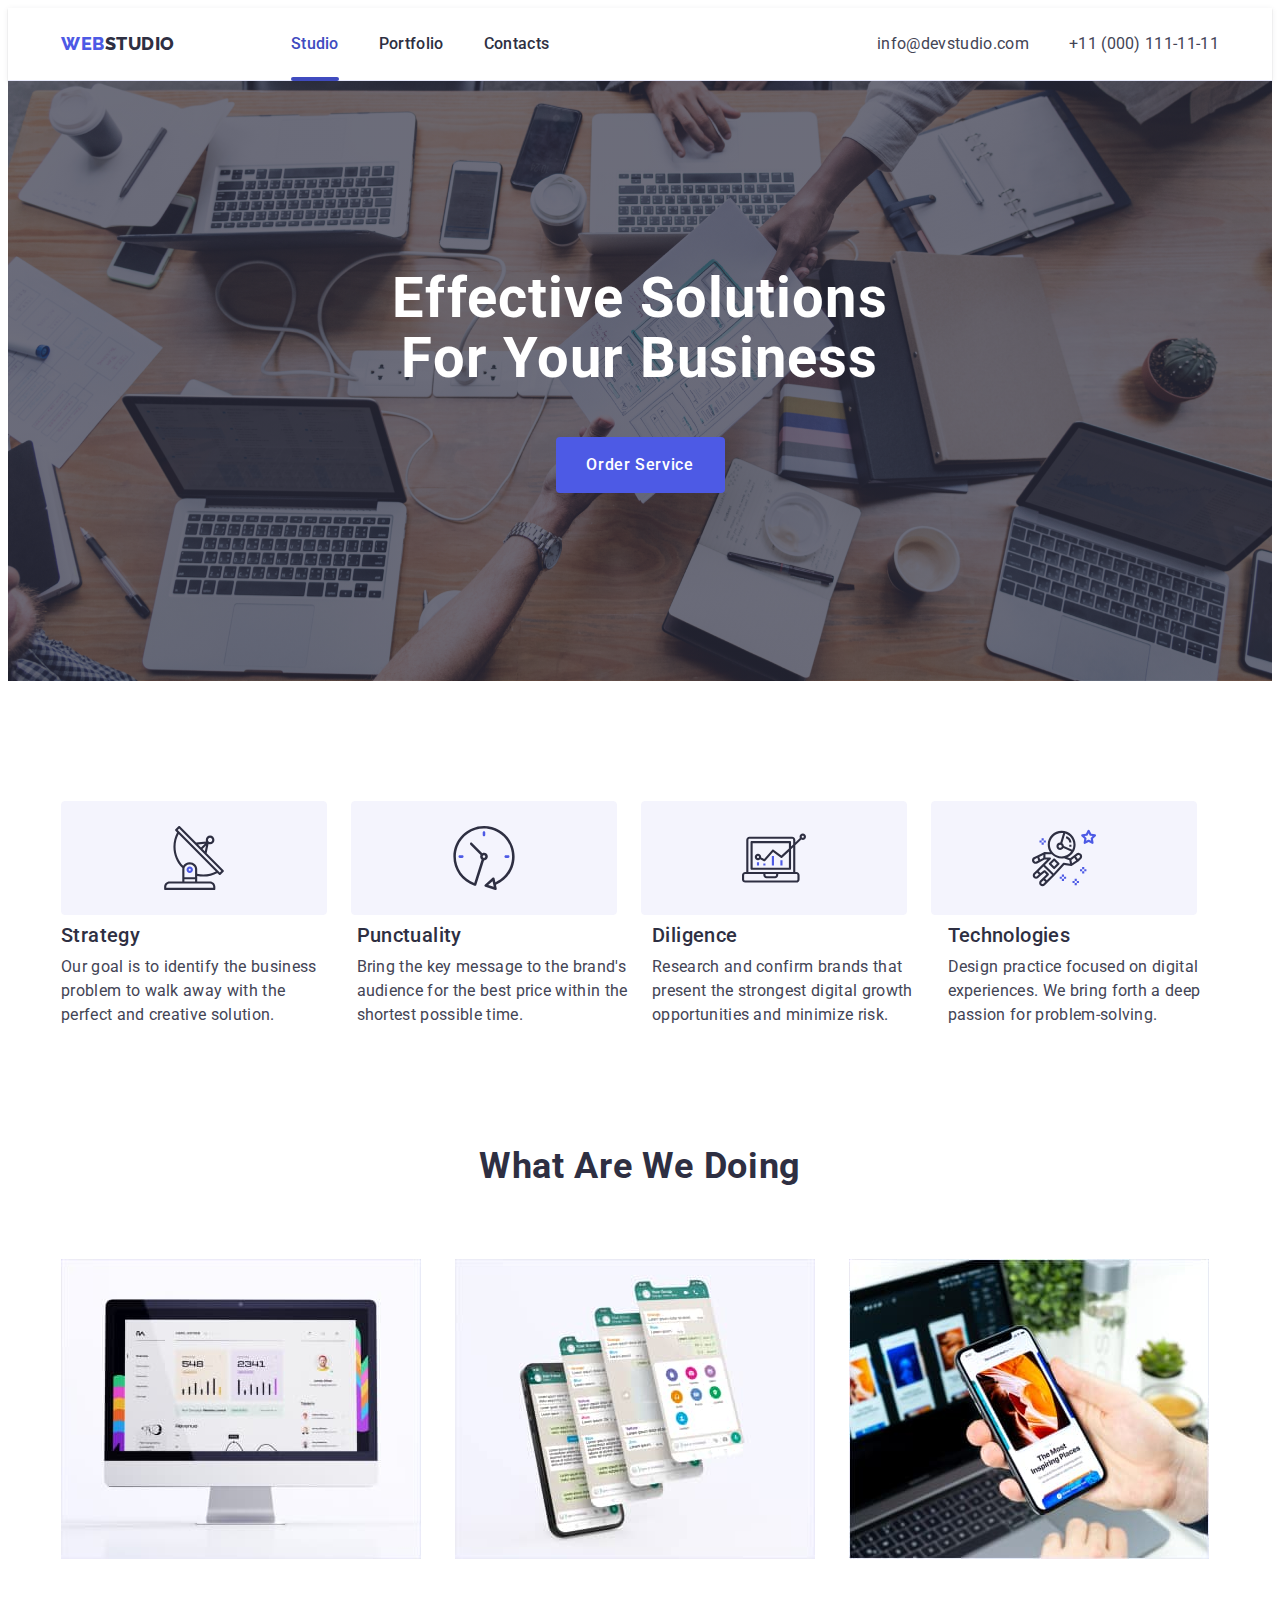
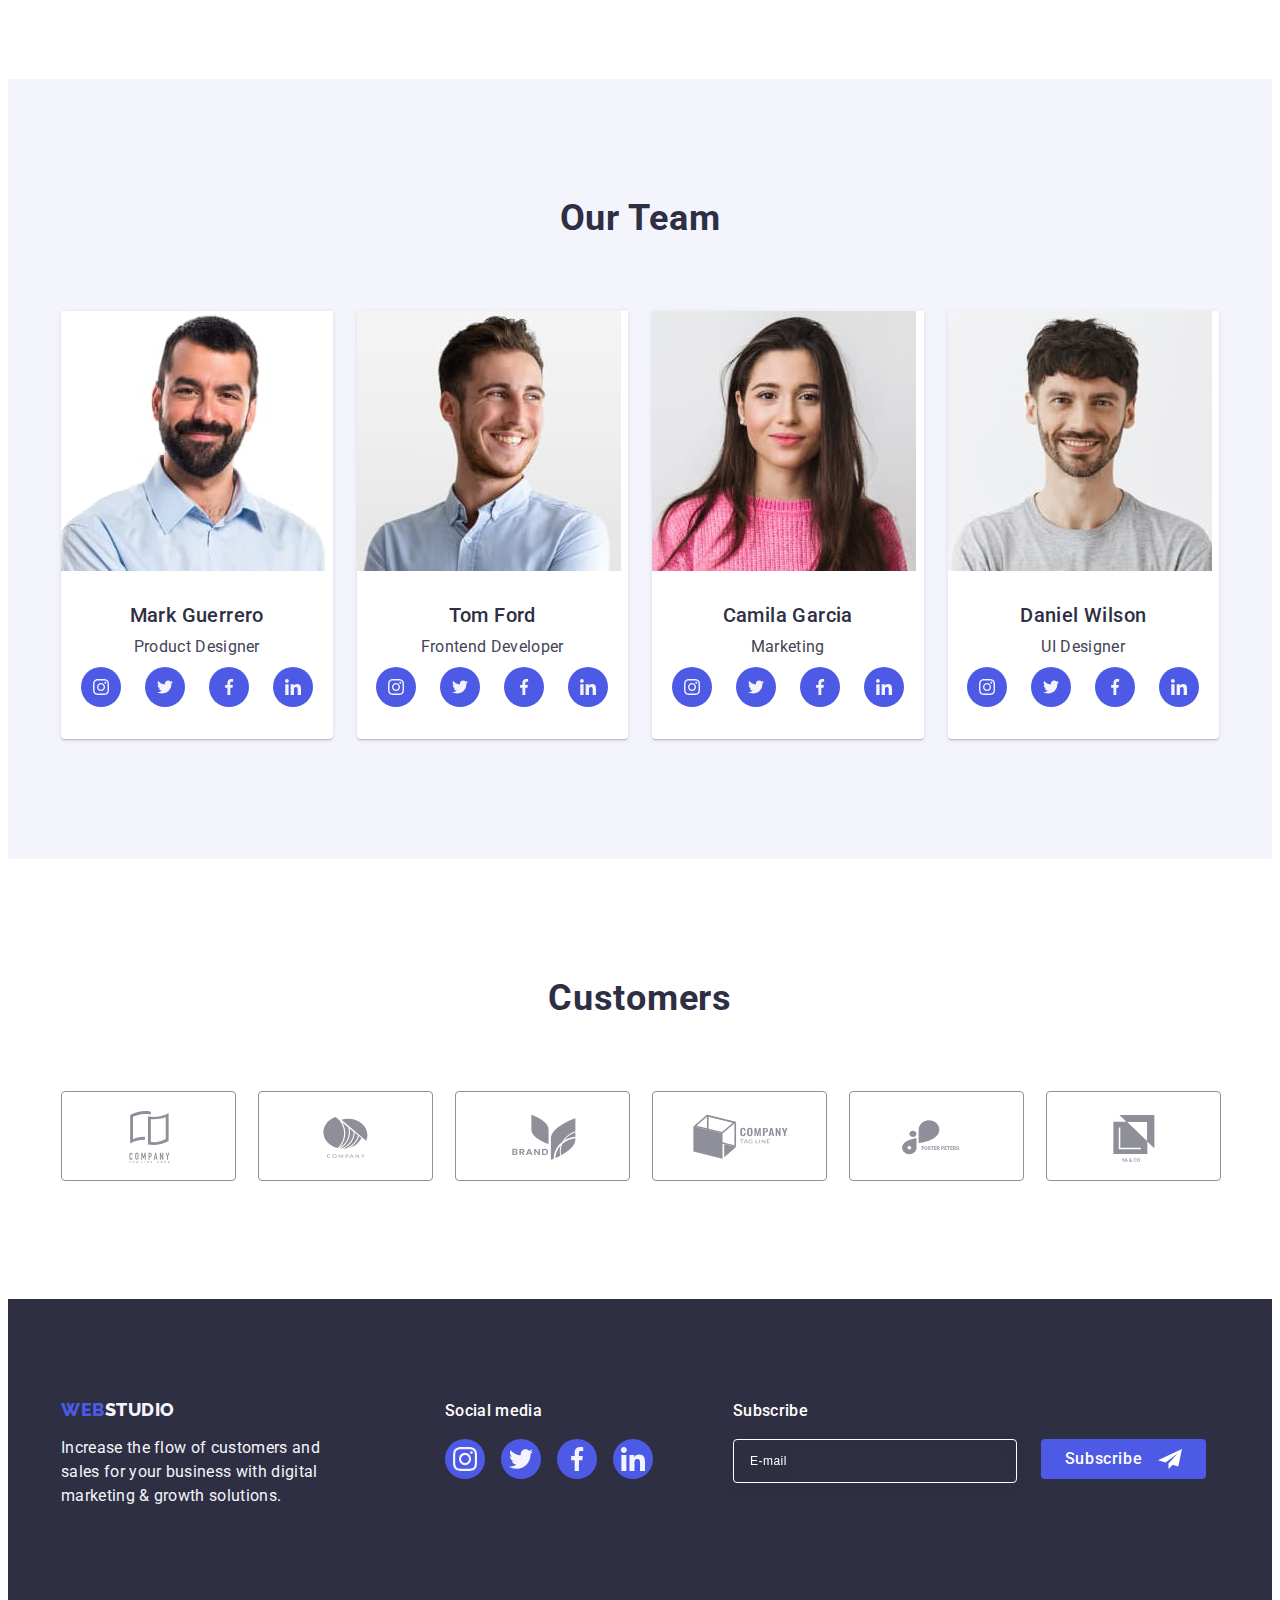
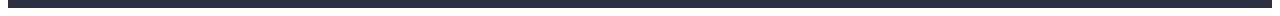
<file: index.html>
<!DOCTYPE html>
<html lang="en">
<head>
<meta charset="utf-8" />
<meta name="Project" content="Project" />
<meta name="viewport" content="width=device-width, initial-scale=1.0" />
<title>WebStudio</title>
<link
      rel="stylesheet"
      href="https://cdnjs.cloudflare.com/ajax/libs/modern-normalize/2.0.0/modern-normalize.min.css"
      integrity="sha512-4xo8blKMVCiXpTaLzQSLSw3KFOVPWhm/TRtuPVc4WG6kUgjH6J03IBuG7JZPkcWMxJ5huwaBpOpnwYElP/m6wg=="
      crossorigin="anonymous"
      referrerpolicy="no-referrer">
<link rel="stylesheet" href="./css/styles.css" />

<link rel="preconnect" href="https://fonts.googleapis.com">
<link rel="preconnect" href="https://fonts.gstatic.com" crossorigin>
<link href="https://fonts.googleapis.com/css2?family=Raleway:wght@800&family=Roboto:wght@400;500;700;900&display=swap"
    rel="stylesheet">
    <link rel="preconnect" href="https://fonts.googleapis.com">
    <link rel="preconnect" href="https://fonts.gstatic.com" crossorigin>
    <link href="https://fonts.googleapis.com/css2?family=Raleway:wght@800&family=Roboto:wght@400;500;700;900&display=swap"
        rel="stylesheet">
</head>
<body>
    <header class="header">
        <div class="header-content container">
            <nav class="link navigation">
                <a class="logo link" href="./index.html">Web<span class="accent">Studio</span></a>
                <div class="header-navigation">
                <ul class="list menu-list">
                    
                        <li class="menus "><a class="nav link aaa that-page" href="./index.html">Studio</a> </li>
                        <li class="menus "> <a class="nav link aaa" href="./portfolio.html">Portfolio</a> </li>
                        <li class="menus "><a class="nav link aaa" href="">Contacts</a></li>
                 
                </ul>
          
            </nav>
            <address class="contact">
                <ul class="list contact-list">
             
                        <li class=""><a class="contact-info link aaa" href="mailto:info@devstudio.com">info@devstudio.com</a></li>
                        <li class=""><a class="contact-info link aaa" href="tel:+110001111111">+11 (000) 111-11-11</a></li>
          
                </ul>
            </address>
            <button
            class="menu-toggle js-open-menu">
            <svg class="burger" width="32" height="32">
                <use href="./images/icons.svg#hamburger"></use>
            </svg>
          </button>
        </div>
       
        </div>
    </header>

<main>
    <section class="first-section">
        <div class="container">
    <h1 class="big-text">Effective Solutions for Your Business </h1>
    <button type="button" class="button" data-modal-open>Order Service</button>
    </div>
    </section>
    <section class="second-section">
        <div class="container">
        <h2 class="visually-hidden">Our +</h2>
        <ul class="list">
        <li><div class="icon-pluses">
     <svg width="64" height="64">
            <use href="./images/icons.svg#antenna" ></use> 
        </svg> 
    </div>
        </li>
        <li><div class="icon-pluses">       
        <svg width="64" height="64">
            <use href="./images/icons.svg#clock" ></use> 
        </svg> 
    </div>
</li>
<li> <div class="icon-pluses">
        <svg width="64" height="64">
            <use href="./images/icons.svg#diagram" ></use> 
        </svg> 
    </div>
</li>
<li>  <div class="icon-pluses">
        <svg width="64" height="64">
            <use href="./images/icons.svg#astronaut" ></use> 
        </svg> 
    </div>
</li>
</ul>
        <ul class="list our-pluses">
            
<li class="list-of-pluses">
    <h3 class="pluses-text">Strategy</h3>
<p class="paragraph-pluses">Our goal is to identify the business problem to walk away with the perfect and creative solution.</p>
</li>


<li class="list-of-pluses">
<h3 class="pluses-text">Punctuality</h3>
<p class="paragraph-pluses">Bring the key message to the brand's audience for the best price within the shortest possible time.</p>
</li>


<li class="list-of-pluses">
    <h3 class="pluses-text">Diligence</h3>
    <p class="paragraph-pluses">Research and confirm brands that present the strongest digital growth opportunities and minimize risk.</p>
</li>


<li class="list-of-pluses">
    <h3 class="pluses-text">Technologies</h3>
    <p class="paragraph-pluses">Design practice focused on digital experiences. We bring forth a deep passion for problem-solving.</p>
</li>
 
</ul>
</div>
    </section>
    <section class="third-section">
        <div class="container">
    <h2 class="headed-text">What are we doing</h2>
    <ul class="list team-list">
      <li class="team-members">
        <img src="./images/img.jpg" srcset="./images/img.jpg 1x, ./images/img@2x.jpg 2x" alt="Process of planing" width="360" height="300">
      </li>  
      <li class="team-members">
        <img src="./images/img-2.jpg" srcset="./images/img-2.jpg 1x, ./images/img-2@2.jpg 2x" alt="Process of creating" width="360" height="300">
      </li>
      <li class="team-members">
        <img src="./images/img-3.jpg" srcset="./images/img-3.jpg 1x, ./images/img-3@2x.jpg 2x" alt="Picking the right color" width="360" height="300">
      </li>
    </ul>
    </div>
    </section>
    <section class="fourth-section">
        <div class="section-container container">
    <h2 class="headed-text">Our Team</h2>
    <ul class="list team-column">
        <li class="team">
            <img src="./images/mark.jpg" srcset="./images/mark.jpg 1x, ./images/mark@2x.jpg 2x" alt="Product Designer" width="264" height="260">
           <div class="team-member">
             <h3 class="heading-text">Mark Guerrero</h3> 
            <p class="paragraph">Product Designer</p>
        
            <ul class="list social-media-list">
        <li class="social-media-icon"><a class="media-link" href="">
            <svg class="icon-media" width="16" height="16">
            <use href="./images/icons.svg#instagram" ></use>
        </svg>
        </a>
    </li>
    <li class="social-media-icon"><a class="media-link" href="">
            <svg class="icon-media" width="16" height="16" >
            <use href="./images/icons.svg#twitter" ></use>
        </svg>
    </a>
    </li>
    <li class="social-media-icon"><a class="media-link" href="">
        <svg class="icon-media" width="16" height="16" >
            <use href="./images/icons.svg#facebook" ></use>
        </svg>
    </a>
    </li>
    <li class="social-media-icon"><a class="media-link" href="">
        <svg class="icon-media" width="16" height="16">
        <use href="./images/icons.svg#linkedin" ></use>
    </svg>
</a>
</li>
    
    </ul>
           </div>
        
        <li class="team">
            <img src="./images/tom.jpg" srcset="./images/tom.jpg 1x, ./images/tom@2x.jpg 2x" alt="Frontend Developer" width="264" height="260">
            <div class="team-member">
            <h3 class="heading-text">Tom Ford</h3>
            <p class="paragraph"> Frontend Developer</p>
            <ul class="list social-media-list">
                <li class="social-media-icon"><a class="media-link" href="">
                    <svg class="icon-media" width="16" height="16">
                    <use href="./images/icons.svg#instagram" ></use>
                </svg>
                </a>
            </li>
            <li class="social-media-icon"><a class="media-link" href="">
                    <svg class="icon-media" width="16" height="16" >
                    <use href="./images/icons.svg#twitter" ></use>
                </svg>
            </a>
            </li>
            <li class="social-media-icon"><a class="media-link" href="">
                <svg class="icon-media" width="16" height="16">
                    <use href="./images/icons.svg#facebook" ></use>
                </svg>
            </a>
            </li>
            <li class="social-media-icon"><a class="media-link" href="">
                <svg class="icon-media" width="16" height="16">
                <use href="./images/icons.svg#linkedin" ></use>
            </svg>
        </a>
        </li>
            
            </ul>
        </div>
        </li>
        <li class="team">
            <img src="./images/camila.jpg" srcset="./images/camila.jpg 1x, ./images/camila@2x.jpg 2x" alt="Man responsible for Marketing" width="264" height="260">
            <div class="team-member">
            <h3 class="heading-text">Camila Garcia</h3>
            <p class="paragraph">Marketing</p>
            <ul class="list social-media-list">
                <li class="social-media-icon"><a class="media-link" href="">
                    <svg class="icon-media" width="16" height="16">
                    <use href="./images/icons.svg#instagram" ></use>
                </svg>
                </a>
            </li>
            <li class="social-media-icon"><a class="media-link" href="">
                    <svg class="icon-media" width="16" height="16">
                    <use href="./images/icons.svg#twitter" ></use>
                </svg>
            </a>
            </li>
            <li class="social-media-icon"><a class="media-link" href="">
                <svg class="icon-media" width="16" height="16">
                    <use href="./images/icons.svg#facebook" ></use>
                </svg>
            </a>
            </li>
            <li class="social-media-icon"><a class="media-link" href="">
                <svg class="icon-media" width="16" height="16">
                <use href="./images/icons.svg#linkedin" ></use>
            </svg>
        </a>
        </li>
            
            </ul>
        </div>
        </li>
        <li class="team">
            <img src="./images/daniel.jpg" srcset="./images/daniel.jpg 1x, ./images/daniel@2x.jpg 2x" alt="UI Designer" width="264" height="260">
            <div class="team-member">
            <h3 class="heading-text">Daniel Wilson</h3>
            <p class="paragraph">UI Designer</p>
            <ul class="list social-media-list">
                <li class="social-media-icon"><a class="media-link" href="">
                    <svg class="icon-media" width="16" height="16">
                    <use href="./images/icons.svg#instagram" ></use>
                </svg>
                </a>
            </li>
            <li class="social-media-icon"><a class="media-link" href="">
                    <svg class="icon-media" width="16" height="16">
                    <use href="./images/icons.svg#twitter" ></use>
                </svg>
            </a>
            </li>
            <li class="social-media-icon"><a class="media-link" href="">
                <svg class="icon-media" width="16" height="16">
                    <use href="./images/icons.svg#facebook" ></use>
                </svg>
            </a>
            </li>
            <li class="social-media-icon"><a class="media-link" href="">
                <svg class="icon-media" width="16" height="16">
                <use href="./images/icons.svg#linkedin" ></use>
            </svg>
        </a>
        </li>
            
            </ul>
        </div>
        </li>
    </ul>
</div>
    </section>
    <section class="fifth-section">
        <div class="section-container container">
           <h2 class="headed-text">Customers</h2>
           <ul class="customer-list list">
           <li class="customers">
            <a class="customers-link" href=""><svg class="customer-icon" width="104" height="56">
            <use href="./images/icons.svg#icon-Logo" width="104" height="56" ></use>
           </svg>
        </a>
        </li>
           <li class="customers">
            <a class="customers-link" href="">
            <svg class="customer-icon" width="104" height="56">
            <use href="./images/icons.svg#Logo-2"  ></use>
           </svg>
        </a>
        </li>
           <li class="customers"> <a class="customers-link" href="">
            <svg class="customer-icon" width="104" height="56">
            <use href="./images/icons.svg#Logo-3"  ></use>
           </svg>
        </a>
        </li>
           <li class="customers"> <a class="customers-link" href=""> <svg class="customer-icon" width="104" height="56">
            <use href="./images/icons.svg#Logo-4"  ></use>
           </svg>
        </a>
        </li>
           <li class="customers"> <a class="customers-link" href="">  <svg class="customer-icon" width="104" height="56">
            <use href="./images/icons.svg#Logo-5"  ></use>
            </svg>
        </a>
            </li>
            <li class="customers"> <a class="customers-link" href="">
           <svg class="customer-icon" width="104" height="56">
            <use href="./images/icons.svg#Logo-6"  ></use>
           </svg>
        </a>
        </li>
        </ul>
        </div>
    </section>
</main>
<footer class="footer">
    <div class="container section-container footer-container">
    <div class="footer-section-one"> <a class="footer-logo link" href="./index.html">Web<span class="accent">Studio</span></a>
   <p class="footer-text">Increase the flow of customers and sales for your business with digital marketing & growth solutions.</p>
    </div>
    <div class="footer-section-two">
   <p class="social-media-text">Social media</p>
   <ul class="list footer-social-media-list">
    <li class="footer-social-media"><a class="social-media-link" href="">
        <svg class="svg-social-media" width="24" height="24">
        <use href="./images/icons.svg#instagram" ></use>
    </svg>
</a>
</li>
<li class="footer-social-media"><a class="social-media-link" href="">
    <svg class="svg-social-media" width="24" height="24">
        <use href="./images/icons.svg#twitter" ></use>
    </svg>
</a>
</li>
<li class="footer-social-media"><a class="social-media-link" href="">
    <svg class="svg-social-media" width="24" height="24">
        <use href="./images/icons.svg#facebook" ></use>
    </svg>
</a>
</li>
<li class="footer-social-media"><a class="social-media-link" href="">
    <svg class="svg-social-media" width="24" height="24">
    <use href="./images/icons.svg#linkedin" ></use>
</svg>
</a>
</li>

</ul>
</div>
<div class="footer-email">
    <p class="subscribe-text">Subscribe</p>
    <form class="subscribe-email email-form">
        <label class="subscribe-email-label">
            <input name="subscribe-email" type="email" placeholder="E-mail" class="subscribe-email-input">
           
        </label>
         <button type="submit" class="submit-email-button">Subscribe
                <svg width="24" height="24" class="subscribe-svg">
                    <use href="./images/icons.svg#send"></use>
                </svg>
            </button>
    </form>
</div>
</div>
</footer>

<div data-modal class="modal is-hidden">
    <div class="window">
<button type="button" data-modal-close class="modal-button">
    <svg class="modal-window-close" width="8" height="8">
        <use href="./images/icons.svg#close"></use>
    </svg>
</button>
<p class="modal-window-text">Leave your contacts and we will call you back</p>
<form>
    <div class="modal-window-form">
        <label class="modal-window-label" for="user-name">Name</label>
    <div class="modal-window-input-div">
<input id="user-name" name="user-name" type="text" class="modal-window-input">
<svg width="18" height="24" class="modal-window-user-svg">
    <use href="./images/icons.svg#name"></use>
</svg>
    </div>
    </div>
    <div class="modal-window-form">
        <label class="modal-window-label" for="user-phone">Phone</label>
    <div class="modal-window-input-div">
<input id="user-phone" name="user-phone" type="tel" class="modal-window-input">
<svg width="18" height="24" class="modal-window-user-svg">
    <use href="./images/icons.svg#phone"></use>
</svg>
    </div>
    </div>
    <div class="modal-window-form">
        <label class="modal-window-label" for="user-name">Email</label>
    <div class="modal-window-input-div">
<input id="user-email" name="user-email" type="email" class="modal-window-input">
<svg width="18" height="24" class="modal-window-user-svg">
    <use href="./images/icons.svg#email"></use>
</svg>
    </div>
    </div>
    <div class="modal-window-comment-div">
<label for="user-comment" class="modal-window-label">Comment</label>
<textarea id="user-comment" name="user-comment" placeholder="Text input" class="modal-window-textarea"></textarea>
    </div>
    <div class="checkbox-label-div">
        <input class="visually-hidden" id="user-privacy" type="checkbox" value="true" name="user-privacy" />
        <label for="user-privacy" class="user-privacy-label"><span class="user-privacy-label-span">
            <svg width="10" height="8" class="check-svg">
                <use href="./images/icons.svg#check"></use>
            </svg>
        </span>I accept the terms and conditions of the
    <a class="policy-link" href="">Privacy Policy</a>
    </label>
    </div>
    <button class="send-button">Send</button>
</form>
</div>

</div>
<div class="menu-container js-menu-container" id="mobile-menu">
    <button class="menu-toggle js-close-menu ">
        <svg class="mobile-menu-close" width="12" height="12">
            <use href="./images/icons.svg#icon-close"></use>
        </svg>
    </button>

    <ul class="mobile-menu-links">
<li><a href="./index.html"  class="mobile-menu-text that-page">Studio</a></li>
<li><a href="./portfolio.html" class="mobile-menu-text">Portfolio</a></li>
<li><a href="" class="mobile-menu-text">Contacts</a></li>
    </ul>
    <ul class="mobile-menu-contact list">
    <li><a href="tel:+110001111111" class="mobile-menu-tel link">+11 (000) 111-11-11</a></li>
    <li><a href="mailto:info@devstudio.com" class="link mobile-menu-email contact-info">info@devstudio.com</a></li>
    </ul>
    <ul class="list social-media-list menu-social-media">
        <li class="social-media-icon"><a class="media-link" href="">
            <svg class="icon-media" width="16" height="16">
            <use href="./images/icons.svg#instagram" ></use>
        </svg>
        </a>
    </li>
    <li class="social-media-icon"><a class="media-link" href="">
            <svg class="icon-media" width="16" height="16" >
            <use href="./images/icons.svg#twitter" ></use>
        </svg>
    </a>
    </li>
    <li class="social-media-icon"><a class="media-link" href="">
        <svg class="icon-media" width="16" height="16">
            <use href="./images/icons.svg#facebook" ></use>
        </svg>
    </a>
    </li>
    <li class="social-media-icon"><a class="media-link" href="">
        <svg class="icon-media" width="16" height="16">
        <use href="./images/icons.svg#linkedin" ></use>
    </svg>
</a>
</li>
    
    </ul>
  </div>
  
<script src="./js/modal.js"></script>
<script src="./js/mobile-menu.js"></script>
</body>




</html>
</file>
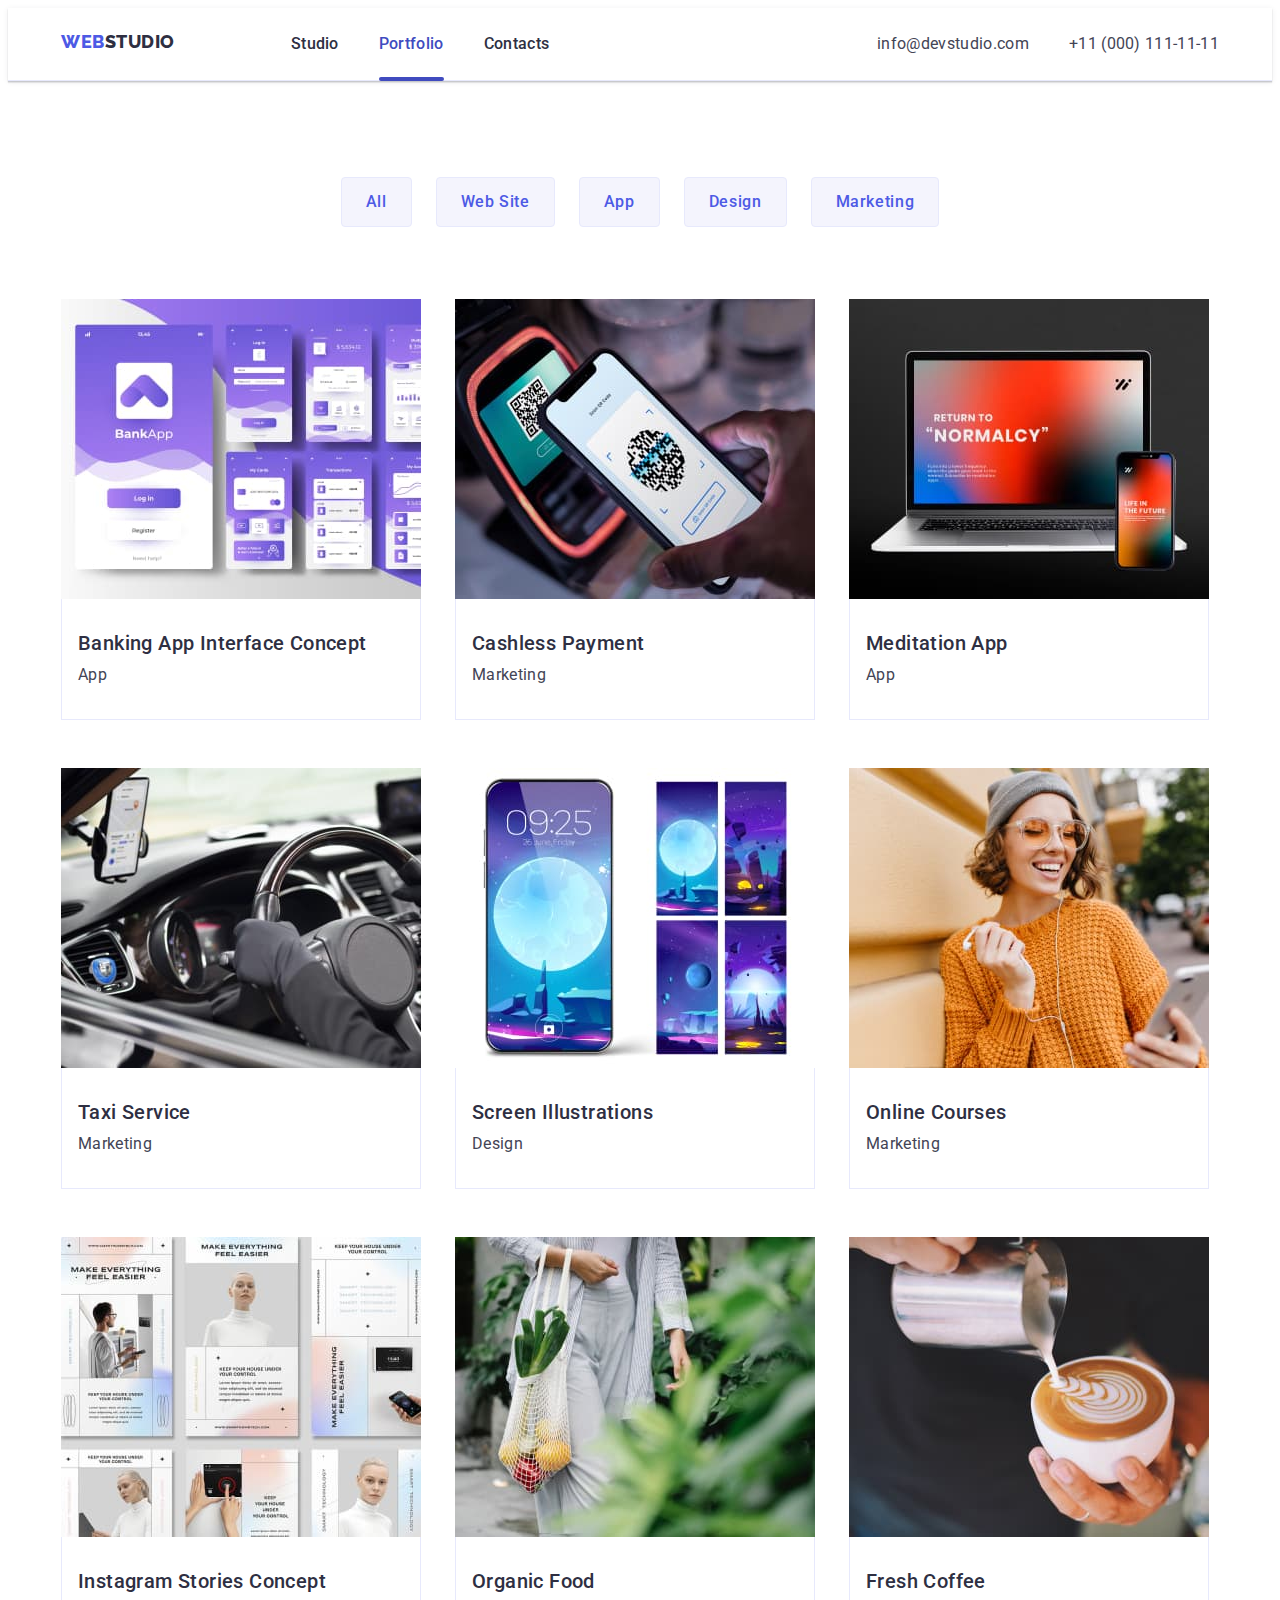
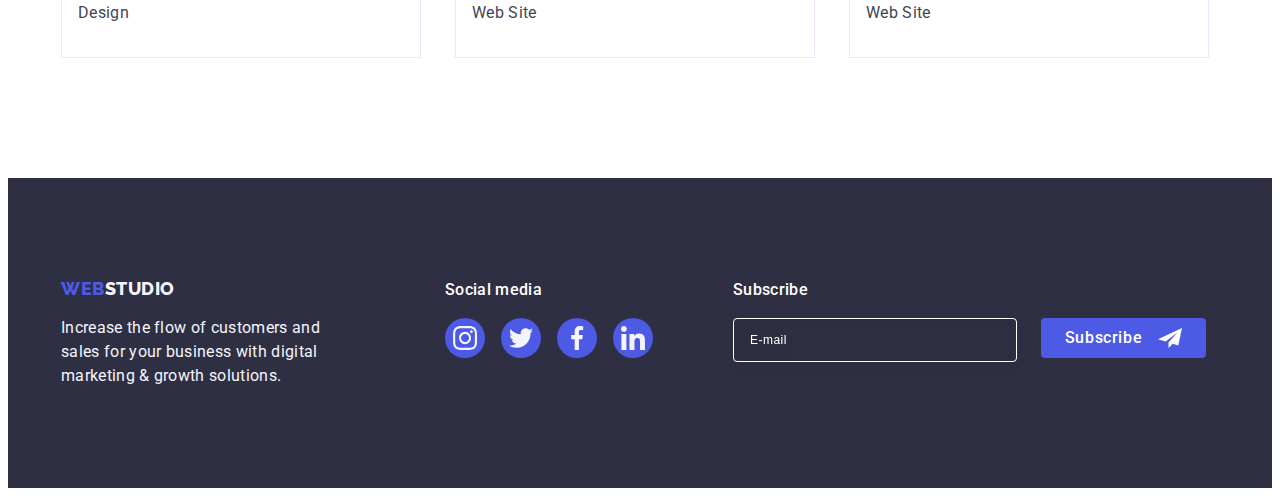
<file: portfolio.html>
<!DOCTYPE html>
<html lang="en">

<head>
    <meta charset="utf-8" />
    <meta name="Project" content="Project" />
    <meta name="viewport" content="width=device-width, initial-scale=1.0" />
    <title>WebStudio</title>
    <link
      rel="stylesheet"
      href="https://cdnjs.cloudflare.com/ajax/libs/modern-normalize/2.0.0/modern-normalize.min.css"
      integrity="sha512-4xo8blKMVCiXpTaLzQSLSw3KFOVPWhm/TRtuPVc4WG6kUgjH6J03IBuG7JZPkcWMxJ5huwaBpOpnwYElP/m6wg=="
      crossorigin="anonymous"
      referrerpolicy="no-referrer">
    <link rel="stylesheet" href="./css/styles.css" />
    
    <link rel="preconnect" href="https://fonts.googleapis.com">
    <link rel="preconnect" href="https://fonts.gstatic.com" crossorigin>
    <link
        href="https://fonts.googleapis.com/css2?family=Raleway:wght@800&family=Roboto:wght@400;500;700;900&display=swap"
        rel="stylesheet">
    <link rel="preconnect" href="https://fonts.googleapis.com">
    <link rel="preconnect" href="https://fonts.gstatic.com" crossorigin>
    <link
        href="https://fonts.googleapis.com/css2?family=Raleway:wght@800&family=Roboto:wght@400;500;700;900&display=swap"
        rel="stylesheet">
</head>
<body>
    
    <header class="header">
        <div class="header-content container">
            <nav class="link navigation">
                <a class="logo link aaa" href="./index.html">Web<span class="accent">Studio</span></a>
                
                <ul class="list menu-list">
                    
                        <li class="menus"><a class="nav link aaa" href="./index.html">Studio</a> </li>
                        <li class="menus"> <a class="nav link aaa that-page" href="./portfolio.html">Portfolio</a> </li>
                        <li class="menus"><a class="nav link aaa" href="">Contacts</a></li>
                 
                </ul>
          
            </nav>
            <address class="contact">
                <ul class="list contact-list">
             
                        <li><a class="contact-info link aaa" href="mailto:info@devstudio.com">info@devstudio.com</a></li>
                        <li><a class="contact-info link aaa" href="tel:+110001111111">+11 (000) 111-11-11</a></li>
          
                </ul>
            </address>
        </div>
    </header>
   
<main>
    <section class="portfolio-section">
    <div class="container">
        <h1 class="visually-hidden">buttons</h1>
  
     <ul class="list button-list">

         <li class="f-but"><button type="button" class="filter-button">All</button> </li>
         <li class="f-but"><button type="button" class="filter-button">Web Site</button></li>
         <li class="f-but"><button type="button" class="filter-button">App</button></li>
         <li class="f-but"><button type="button" class="filter-button">Design</button></li>
         <li class="f-but"><button type="button" class="filter-button">Marketing</button></li>
      
     </ul>
   
    <ul class="list portfolio-list">
      
        <li class="list portfolio-work">
            <a href="" class="link portfolio-link">
                <div class="portfolio-image">
                <img src="./images/banking-app.jpg" alt="Banking app interface" width="360" height="300">
                <p class="hover-paraghraph">14 Stylish and User-Friendly App Design Concepts · Task Manager App · Calorie Tracker App · Exotic Fruit Ecommerce App · Cloud Storage App</p>
            </div>
                <div class="works"><h2 class="portfolio-text">Banking App Interface Concept</h2>
            <p class="portfolio-paragraph">App</p>  </div>
            </a>
        </li>
        <li class="list portfolio-work">
            <a href="" class="link portfolio-link">
                <div class="portfolio-image">
            <img src="./images/cashless-payment.jpg" alt="Cashless payment" width="360" height="300">
            <p class="hover-paraghraph">14 Stylish and User-Friendly App Design Concepts · Task Manager App · Calorie Tracker App · Exotic Fruit Ecommerce App · Cloud Storage App</p>
        </div>
            <div class="works"> <h2 class="portfolio-text">Cashless Payment</h2>
            <p class="portfolio-paragraph">Marketing</p>  </div>
            </a>

        </li>
        <li class="list portfolio-work ">
            <a href="" class="link portfolio-link">
                <div class="portfolio-image">
           <img src="./images/meditation-app.jpg" alt="Meditation app" width="360" height="300"> 
           <p class="hover-paraghraph">14 Stylish and User-Friendly App Design Concepts · Task Manager App · Calorie Tracker App · Exotic Fruit Ecommerce App · Cloud Storage App</p>
        </div>
            <div class="works"> <h2 class="portfolio-text">Meditation App</h2>
            <p class="portfolio-paragraph">App</p>  </div> 
            </a>

        </li>
        <li class="list portfolio-work">
            <a href="" class="link portfolio-link">
                <div class="portfolio-image">
            <img src="./images/taxi-service.jpg" alt="Taxi Service" width="360" height="300">
            <p class="hover-paraghraph">14 Stylish and User-Friendly App Design Concepts · Task Manager App · Calorie Tracker App · Exotic Fruit Ecommerce App · Cloud Storage App</p>
        </div>
            <div class="works"> <h2 class="portfolio-text">Taxi Service</h2>
            <p class="portfolio-paragraph">Marketing</p> </div>
            </a>

        </li>
        <li class="list portfolio-work">
                 <a href="" class="link portfolio-link">
                    <div class="portfolio-image">
            <img src="./images/screen-illustrator.jpg" alt="Screen Illustrations" width="360" height="300">
            <p class="hover-paraghraph">14 Stylish and User-Friendly App Design Concepts · Task Manager App · Calorie Tracker App · Exotic Fruit Ecommerce App · Cloud Storage App</p>
        </div>
            <div class="works"> <h2 class="portfolio-text">Screen Illustrations</h2>
            <p class="portfolio-paragraph">Design</p>  </div>
            </a>

        </li>
        <li class="list portfolio-work">
            <a href="" class="link portfolio-link">
                <div class="portfolio-image">
            <img src="./images/online-courses.jpg" alt="Online Courses" width="360" height="300">
            <p class="hover-paraghraph">14 Stylish and User-Friendly App Design Concepts · Task Manager App · Calorie Tracker App · Exotic Fruit Ecommerce App · Cloud Storage App</p>
        </div>
            <div class="works"> <h2 class="portfolio-text">Online Courses</h2>
            <p class="portfolio-paragraph">Marketing</p>    </div>
            </a>

        </li>
        <li class="list portfolio-work ">
            <a href="" class="link portfolio-link">
                <div class="portfolio-image">
            <img src="./images/inst-stories.jpg" alt="Instagram stories Concept" width="360" height="300">
            <p class="hover-paraghraph">14 Stylish and User-Friendly App Design Concepts · Task Manager App · Calorie Tracker App · Exotic Fruit Ecommerce App · Cloud Storage App</p>
        </div>
            <div class="works"> <h2 class="portfolio-text">Instagram Stories Concept</h2>
            <p class="portfolio-paragraph">Design</p> </div>
            </a>

        </li>
        <li class="list portfolio-work">
            <a href="" class="link portfolio-link">
                <div class="portfolio-image">
            <img src="./images/organic-food.jpg" alt="Organic food" width="360" height="300">
            <p class="hover-paraghraph">14 Stylish and User-Friendly App Design Concepts · Task Manager App · Calorie Tracker App · Exotic Fruit Ecommerce App · Cloud Storage App</p>
        </div>
            <div class="works">  <h2 class="portfolio-text">Organic Food</h2>
            <p class="portfolio-paragraph">Web Site</p> </div>
            </a>

        </li>
        <li class="list portfolio-work">
            <a href="" class="link portfolio-link">
                <div class="portfolio-image">
            <img src="./images/fresh-coffee.jpg" alt="Fresh coffee" width="360" height="300">
            <p class="hover-paraghraph">14 Stylish and User-Friendly App Design Concepts · Task Manager App · Calorie Tracker App · Exotic Fruit Ecommerce App · Cloud Storage App</p>
        </div>
            <div class="works">  <h2 class="portfolio-text">Fresh Coffee</h2>
            <p class="portfolio-paragraph">Web Site</p>  </div>
            </a>
        </li>
      
    </ul>
</div>
    </section>
    </main>

    <footer class="footer">
        <div class="container footer-container">
        <div class="footer-section-one"> <a class="footer-logo link" href="./index.html">Web<span class="accent">Studio</span></a>
       <p class="footer-text">Increase the flow of customers and sales for your business with digital marketing & growth solutions.</p>
        </div>
        <div class="footer-section-two">
       <p class="social-media-text">Social media</p>
       <ul class="list footer-social-media-list">
        <li class="footer-social-media"><a class="social-media-link" href="">
            <svg class="svg-social-media" width="24" height="24">
            <use href="./images/icons.svg#instagram" ></use>
        </svg>
    </a>
    </li>
    <li class="footer-social-media"><a class="social-media-link" href="">
        <svg class="svg-social-media" width="24" height="24">
            <use href="./images/icons.svg#twitter" ></use>
        </svg>
    </a>
    </li>
    <li class="footer-social-media"><a class="social-media-link" href="">
        <svg class="svg-social-media" width="24" height="24">
            <use href="./images/icons.svg#facebook" ></use>
        </svg>
    </a>
    </li>
    <li class="footer-social-media"><a class="social-media-link" href="">
        <svg class="svg-social-media" width="24" height="24">
        <use href="./images/icons.svg#linkedin" ></use>
    </svg>
    </a>
    </li>
    
    </ul>
    </div>
    <div class="footer-email">
        <p class="subscribe-text">Subscribe</p>
        <form class="subscribe-email">
            <label class="subscribe-email-label">
                <input name="subscribe-email" type="email" placeholder="E-mail" class="subscribe-email-input">
               
            </label>
             <button type="submit" class="submit-email-button">Subscribe
                    <svg width="24" height="24" class="subscribe-svg">
                        <use href="./images/icons.svg#send"></use>
                    </svg>
                </button>
        </form>
    </div>
    </div>
    </footer>


</body>
</html>
</file>
<file: css/styles.css>
body{
    font-family: 'Roboto', sans-serif;
    background-color: #ffffff;
    color: #434455;
}
.logo{
     font-family: 'Raleway', sans-serif;
  font-size: 18px;
  font-weight: 800;
  color: #4d5ae5;
  line-height: 1.15;
  letter-spacing: 0.03em;
  text-transform: uppercase;
  margin-right: 76px;
  display: inline-block;
  margin-bottom: 16px;
  align-items: center;
  padding: 24px 0;
  justify-content: center;
  align-self: flex-start;
  margin-top: auto;
  margin-bottom: auto;
}
.logo .link{
   display: inline-block; 
   margin-bottom: 16px;
}
.contact{
    font-style: normal;
    text-decoration: none;
    color: #434455;
    line-height: 1.5;
    letter-spacing: 0.02em;
}
.contact:hover,
.contact:focus{
    color: #404bbf
}
.mobile-menu-button{
    display: none;
}
h1{
    text-transform: capitalize;
    line-height: 60px;
}
.accent{
    color: var(--navy-blue);
}
:root{
    --navy-blue: #2e2f42;
    --slate: #434455;
    --white-color: #f4f4fd;
    --modal-color:   #8e8f99;
    --project-purple: #404bbf;
    --project-blue: #4d5ae5;
}
.nav{
    color: #2e2f42;
    font-weight: 500;
    font-size: 16px;
    line-height: 1.5;
    letter-spacing: 0.02em;

}
.nav:hover,
.nav:focus{
    color:#404bbf
}
.contact-info:hover,
.contact-info:focus{
    color: #404bbf;
}
.contact-info{
    color: #434455;
}
.button{
    font-size: 16px;
    background-color: #4d5ae5;
    font-family: 'Roboto', sans-serif;
    font-weight: 500;
    line-height: 1.5;
    letter-spacing: 0.04em;
    color: #ffffff;
    cursor: pointer;
    display: block;
    min-width: 169px;
    height: 56px;
    border: none;
    border-radius: 4px;
    cursor: pointer;
    margin: 48px auto 0;
   transition: background-color 250ms cubic-bezier(0.4, 0, 0.2, 1);
}
.button:hover,
.button:focus{
    background-color: #404bbf;
}
.paragraph{
    color: #434455;
    line-height: 1.5;
    letter-spacing: 0.02em;
    text-align: center;
    margin-bottom: 8px;
}
.paragraph-pluses{
    color: #434455;
    line-height: 1.5;
    letter-spacing: 0.02em;
}
.link{
    text-decoration: none;
    list-style-type: none;


}
.list{
    list-style: none;
    display: flex;
    gap: 24px;
    
}
.nav:hover,
.nav:focus{
    color: #404bbf;

}
.first-section{
    background-color: var(--navy-blue);
    padding: 112px 0;
    display: flex;
    align-items: center;
    margin-left: auto;
    margin-right: auto;
    background-image: linear-gradient(rgba(46, 47, 66, 0.7), rgba(46, 47, 66, 0.7)), url(../images/people-office1.jpg);
    background-size: cover;
    max-width: 1440px;
    background-repeat: no-repeat;
    background-position: center;
}
.second-section{
    padding: 120px 0;
}
.visually-hidden{
    position: absolute;
    width: 1px;
    height: 1px;
    margin: -1px;
    border: 0;
    padding: 0;
    white-space: nowrap;
    clip-path: inset(100%);
    clip: rect(0 0 0 0);
    overflow: hidden;
}
.our-pluses{
    display: flex;
    gap: 24px;
}
.big-text{
    font-size: 56px;
    line-height: 1.07;
    text-align: center;
    letter-spacing: 0.02em;
    color: #ffffff;
    max-width: 496px;
    display: block;
    align-self: center;
    margin: 0 auto;
}
.pluses-text{
    font-weight: 500;
    font-size: 20px;
    line-height: 1.2;
    letter-spacing: 0.02em;
    color: var(--navy-blue);
    margin-bottom: 8px;
    
}
.heading-text{
    font-weight: 500;
    font-size: 20px;
    line-height: 1.2;
    letter-spacing: 0.02em;
    color: var(--navy-blue);
    margin-bottom: 8px;
    text-align: center;
}
.list-of-pluses{
width: calc((100% - 72px) / 4);
}
.third-section{
    padding-bottom: 120px;
}

.headed-text{
    font-size: 36px;
    line-height: 1.11;
    text-align: center;
    letter-spacing: 0.02em;
    text-transform: capitalize;
    color: var(--navy-blue);
    margin-bottom: 72px;
}
.team-list{
    display: flex;
    gap: 24px;
}
.team-members{
    width: calc((100% - 48px) / 3);
}
.fourth-section{
    background-color: #f4f4fd;
    padding: 120px 0;
}
.team{
    background-color: #ffffff;
    width: calc((100% - 72px) / 4);
    border-radius: 0px 0px 4px 4px;
box-shadow: 0px 2px 1px 0px rgba(46, 47, 66, 0.08), 0px 1px 1px 0px rgba(46, 47, 66, 0.16), 0px 1px 6px 0px rgba(46, 47, 66, 0.08);
}
.team-member{
    padding: 32px 0px;
}
.footer{
    background-color: var(--navy-blue);
    padding: 100px 0;
}

.footer .accent{
    color: #f4f4fd;
}
.footer-text{
    line-height: 1.5;
    color: #f4f4fd;
    letter-spacing: 0.02em;
    max-width: 264px;
    margin-block-start: 0;
    margin-block-end: 0;
}
.filter-button{
    font-weight: 500;
    font-size: 16px;
    line-height: 1.5;
    letter-spacing: 0.04em;
    color: #4d5ae5;
    background-color: #f4f4fd;
    cursor: pointer;
    font-family: 'Roboto',sans-serif;
   padding: 12px 24px;
   border: 1px solid #e7e9fc;
   border-radius: 4px;
   transition: color 250ms cubic-bezier(0.4, 0, 0.2, 1), background-color 250ms cubic-bezier(0.4, 0, 0.2, 1), border-color 250ms cubic-bezier(0.4, 0, 0.2, 1), box-shadow 250ms cubic-bezier(0.4, 0, 0.2, 1);
}
.filter-button:hover,
.filter-button:focus{
    color: #ffffff;
    background-color: #404bbf;
    border: 1px solid transparent;
    box-shadow: 0px 2px 2px 0px rgba(0, 0, 0, 0.12), 0px 2px 1px 0px rgba(0, 0, 0, 0.08), 0px 3px 1px 0px rgba(0, 0, 0, 0.10);
}
.f-but{
    display: flex;
    flex-direction: row;
    justify-content: center;
    align-items: center;
    
   
}
.header{
    border-bottom: 1px solid #e7e9fc;
    box-shadow: 0px 1px 6px 0px rgba(46, 47, 66, 0.08), 0px 1px 1px 0px rgba(46, 47, 66, 0.16), 0px 2px 1px 0px rgba(46, 47, 66, 0.08);

}
.header-content{
    display: flex;
    align-items: center;
}
.container{
    max-width: 1158px;
    margin: 0 auto;
    padding: 0 15px;
}
.navigation{
    display: flex;
    align-items: center;
    gap: 40px;
}
.link-to-smth{
    display: flex;
    gap: 40px;
}
.nav .link{
    padding: 24px 0;
}
.contact-list{
    display: flex;
    gap: 40px;
}
img{
    display: block;
}
.menu{
    display: flex;
    gap: 40px;
}
.menus{
    padding: 24px 0;
    position: relative;
}
.portfolio-section{
    padding: 96px 0 120px 0;
}
.button-list{
    display: flex;
    justify-content: center;
    gap: 24px;
    margin-bottom: 72px;

}
.portfolio-list{
    display: flex;
    flex-wrap: wrap;
    column-gap: 24px;
    row-gap: 48px;
    
}
.portfolio-work{
    width: calc((100% - 48px) / 3);
    transition: box-shadow 250ms cubic-bezier(0.4, 0, 0.2, 1);
}

    

.works{
    padding: 32px 16px ;
    border: 1px solid #e7e9fc;
    border-top: none;
}
ul{
    padding: 0;
    margin: 0;
}
.menu-list{
    display: flex;
    gap: 40px;
}
address{
    margin-left: auto;
}
.aaa{
    padding: 24px 0 27px 0;
    transition: color 250ms cubic-bezier(0.4, 0, 0.2, 1);
    position: relative;
  
}
.portfolio-text{
    font-weight: 500;
    font-size: 20px;
    line-height: 1.2;
    letter-spacing: 0.02em;
    color: var(--navy-blue);
    margin-bottom: 8px;
}
.portfolio-paragraph{
    color: #434455;
    line-height: 1.5;
    letter-spacing: 0.02em;
}
.footer-logo{
    font-family: 'Raleway', sans-serif;
    font-size: 18px;
    font-weight: 800;
    color: #4d5ae5;
    line-height: 1.15;
    letter-spacing: 0.03em;
    text-transform: uppercase;
    
    display: inline-block;
    margin-bottom: 16px;
   
}
h1,h2,h3,p,ul{
    margin: 0;
}
.overlay {
    position: absolute;
    top: 0;
    left: 0;
    width: 360px;
    height: 300px;
    background: #4D5AE5;
    transform: translateY(-150%);
    transition: transform 250ms ease-in-out;
  }
  .hover-info{ 
    position: relative;
    overflow: hidden;
  }
  .hover-info:hover .overlay {
    transform: translateX(0);
  }
  .text{
    display: flex;
    width: 100%;
    height: 100%;
    flex-direction: column;
    flex-shrink: 0;
    color:  #F4F4FD;
    font-size: 16px;
    line-height: 1.5;
    letter-spacing: 0.32px;
    background-color: #4D5AE5;
    align-items: center;
    text-align: center;
    padding: 40px 32px;
    position: absolute;
    top: 0;
    left: 0; 
    transform: translateY(100%);
    transition: transform 250ms cubic-bezier(0.4, 0, 0.2, 1);
  }
  .hover-text{
    position: relative;
    overflow: hidden;
  }
  .hover-text:hover .text{
    transform: translateY(0%);
  }
 .menus .that-page::after{
    border-radius: 2px;
    background-color: #404BBF;
    content: '';
    display:block;
    width: 100%;
    height: 4px;
    content: "";
    position: absolute;
    left: 0;
    bottom: -1px;
    border-radius: 2px;
  } 
 

  .icon-pluses{
    gap: 24px;
    border: 1px solid #F4F4FD;
    border-radius: 4px;
    background-color: #F4F4FD;
    width: 264px;
    height: 112px;
    display: flex;
    justify-content: center;
    align-items: center;
    margin-bottom: 8px;
  }
.icon-media{

}
.fifth-section{
    padding: 120px 0;
}
.customer-icon{
    width: 104px;
height: 56px;
gap: 24px;
flex-shrink: 0;
fill: currentColor;
display: flex;
align-items: center;
justify-content: center;
}
.customer-icon:hover,
.customer-icon:focus{
    fill: #404bbf;
}
.social-media-text{
    color: #FFFFFF;
font-size: 16px;
font-family: Roboto;
font-style: normal;
font-weight: 500;
line-height: 1.5;
letter-spacing: 0.02em;
margin-bottom: 16px;
}
.social-media-list{
    display: flex;
    justify-content: center;
    gap: 24px;
}
.media-link{
    width: 100%;
    height: 100%;
    background-color: #4D5AE5;
    border-radius: 50%;
    display: flex;
    align-items: center;
    justify-content: center;
    transition: background-color 250ms cubic-bezier(0.4, 0, 0.2, 1);

}
.media-link:hover,
.media-link:focus{
    background-color: #404bbf;
}
.icon-media{
    fill: #F4F4FD;
}
.social-media-icon{
    width: 40px;
    height: 40px;
    transition: backround-color 250ms cubic-bezier(0.4, 0, 0.2, 1);
}
.footer-container{
    display: flex;
    align-items: baseline;
}
.footer-section-one{
    margin-right: 120px;
}
.footer-social-media-list{
    display: flex;
    gap: 16px;

}
.footer-social-media{
    width: 40px;
    height: 40px;
}
.social-media-link{
    width: 100%;
    height: 100%;
    background-color: #4D5AE5;
    border-radius: 50%;
    display: flex;
    align-items: center;
    justify-content: center;
    transition: background-color 250ms cubic-bezier(0.4, 0, 0.2, 1); 
}
.social-media-link:hover,
.social-media-link:focus{
    background-color: #31d0aa;
}
.customer-list{
    display: flex;
    gap: 24px;

}
.svg-social-media{
   
    fill: var(--white-color);
}
.customers{
    width: calc((100% - 120px) / 6);
    height: 88px;
}
.customers-link{
    width: 100%;
    height: 100%;
    border: 1px solid #8e8f99;
    border-radius: 4px;
    display: flex;
    align-items: center;
    justify-content: center;
    color: #8e8f99;
    transition: border-color 250ms cubic-bezier(0.4, 0, 0.2, 1), color 250ms cubic-bezier(0.4, 0, 0.2, 1); 
    
}
.customers-link:hover,
.customers-link:focus{
    border-color: #404BBF;
    color: #404bbf;
}
.portfolio-link{
    display: block;
    transition: box-shadow 250ms cubic-bezier(0.4, 0, 0.2, 1);
}
.portfolio-link:hover{
    box-shadow: 0px 1px 6px rgba(46, 47, 66, 0.08), 0px 1px 1px rgba(46, 47, 66, 0.16), 0px 2px 1px rgba(46, 47, 66, 0.08);
    transform: translateY(0%)
}
.portfolio-image{
    position: relative;
    overflow: hidden;
}
.hover-paraghraph{
    position: absolute;
    top: 0;
    font-size: 16px;
    line-height: 1.5;
    letter-spacing: 0.02em;
    color: var(--white-color);
    padding: 40px 32px;
    background-color: #4d5ae5;
    height: 100%;
    width: 100%;
    transform: translateY(100%);
    transition: transform 250ms cubic-bezier(0.4, 0, 0.2, 1);
}
.portfolio-link:hover .hover-paraghraph{
    transform: translateY(0%);
}
.modal{
    position: fixed;
    top: 0;
    left: 0;
    width: 100%;
    height: 100%;
    overflow: scroll;   
    background-color: rgba(46, 47, 66, 0.4);
    transition: opacity 250ms cubic-bezier(0.4, 0, 0.2, 1), visibility 250ms cubic-bezier(0.4, 0, 0.2, 1);
    
}   
.is-hidden{
    opacity: 0;
    visibility: hidden;
    pointer-events: none;
}
.window{
    position: absolute;
    top: 30px;
    left: 50%;
    translate (-50%, -50%) scale(1);
    max-width: 408px;
    width: 90%;
    min-height: 584px;
    background: #fcfcfc;
    box-shadow: 0px 1px 1px rgba(0, 0, 0, 0.14), 0px 1px 3px rgba(0, 0, 0, 0.12), 0px 2px 1px rgba(0, 0, 0, 0.2);
    border-radius: 4px;
    transition: transform 250ms cubic-bezier(0.4, 0, 0.2, 1);
    transform: translate(-50%) scale(1);
    transition: transform 250ms cubic-bezier(0.4, 0, 0.2, 1);
    padding: 72px 24px 24px 24px; 
}
.modal-button{
    position: absolute;
    top: 24px;
    right: 24px;
    width: 24px;
    height: 24px;
    border-radius: 50%;
    display: flex;
    align-items: center;
    justify-content: center;
    background-color: #e7e9fc;
    border: 1px solid rgba(0, 0, 0, 0.1);
    padding: 0;
    cursor: pointer;
    transition: background-color 250ms cubic-bezier(0.4, 0, 0.2, 1), border 250ms cubic-bezier(0.4, 0, 0.2, 1);
}
.modal-button:hover,
.modal-button:focus{
    background-color: #404bbf;
    border: none;  
}
.modal-window-close{
    transition: fill 250ms cubic-bezier(0.4, 0, 0.2, 1); 
}
.modal-button:hover .modal-window-close,
.modal-button:focus .modal-window-close{
    fill: #ffffff;
}
.that-page{
    color: #404BBF;
}
.subscribe-text{
    margin-bottom: 16px;
    font-weight: 500;
    font-size: 16px;
    line-height: 1.5;
    letter-spacing: 0.02em;
    color: #ffffff;
}
.subscribe-email{
    display: flex;
    gap: 24px;
}
.subscribe-email-input{
    width: 264px;
    height: 40px;
    border: 1px solid #ffffff;
    background-color: transparent;
    font-size: 12px;
    line-height: 1.5;
    letter-spacing: 0.04em;
    padding-left: 16px;
    filter: drop-shadow(0px 4px 4px rgba(0, 0, 0, 0.15));
    border-radius: 4px;
    color: #ffffff;
}
.subscribe-email-input::placeholder{
    color: #ffffff;
}
.submit-email-button{
    min-width: 165px;
    height: 40px;
    display: flex;
    justify-content: center;
    align-items: center;
    font-family: "Roboto", sans-serif;
    font-size: 16px;
    font-weight: 500;
    line-height: 1.5;
    letter-spacing: 0.04em;
    color: #ffffff;
    cursor: pointer;
    background-color: #4D5AE5;
    border: none;
    border-radius: 4px;

}
.subscribe-svg{
    margin-left: 16px;
}
.footer-email{
    margin-left: 80px;
}
.modal-window-text{
    font-weight: 500;  
    font-size: 16px;
    line-height: 1.5;
    text-align: center;
    letter-spacing: 0.02em;
    color: var(--navy-blue);
    margin-bottom: 16px;
}
.modal-window-form{
    margin-bottom: 8px;

}
.modal-window-label{
    font-size: 12px;
    line-height: 1.17;
    letter-spacing: 0.04em;
    color: var(--modal-color);
    display: block;
    margin-bottom: 4px;
}
.modal-window-input-div{
    position: relative;
}
.modal-window-input{
    width: 100%;
    height: 40px;
    border:1px solid rgba(46, 47, 66, 0.4);
    border-radius: 4px;
    background-color: transparent;
    padding-left: 38px;
    outline: transparent;
    transition: border-color 250ms cubic-bezier(0.4, 0, 0.2, 1);
}
.modal-window-input:focus{
    border-color: #4d5ae5;
}
.modal-window-user-svg{
    position: absolute;
    left: 16px;
    top: 50%;
    transform: translateY(-50%);
    fill: var(--navy-blue);
    transition: fill 250ms cubic-bezier(0.4, 0, 0.2, 1);
}
.modal-window-input:focus + .modal-window-user-svg{
    fill: #4d5ae5;
}
.modal-window-comment-div{
    margin-bottom: 16px;
}
.modal-window-textarea{
    width: 100%;
    height: 120px;
    font-size: 12px;
    line-height: 1.17;
    letter-spacing: 0.04em;
    color: rgba(46, 47, 66, 0.4);
    border: 1px solid rgba(46, 47, 66, 0.4);
    border-radius: 4px;
    background-color: transparent;
    padding: 8px 16px;
    outline: transparent;
    resize: none;
    transition: border-color 250ms cubic-bezier(0.4, 0, 0.2, 1);
}
.modal-window-textarea:focus{
    border-color: #4d5ae5;

}
.checkbox-label-div{
    margin-bottom: 24px;
}
.user-privacy-label{
    font-size: 12px;
    line-height: 1.17;
    letter-spacing: 0.04em;
    color: var(--modal-color);
}
.user-privacy-label-span{
    width: 16px;
    height: 16px;
    border: 1px solid rgba(46, 47, 66, 0.4);
    border-radius: 2px;
    transition: background-color 250ms cubic-bezier(0.4, 0, 0.2, 1), border 250ms cubic-bezier(0.4, 0, 0.2, 1), fill 250ms cubic-bezier(0.4, 0, 0.2, 1);
    display: inline-flex;
    align-items: center;
    justify-content: center; 
    fill: transparent;
    margin-right: 8px;
}
input[type="checkbox"]:checked + .user-privacy-label > .user-privacy-label-span{
    background-color: var(--project-purple);
    fill: var(--white-color);
    border: none;
}
.policy-link{
    color: var(--project-blue);

}
.send-button{
    display: block;
    align-items: center;
    min-width: 169px;
    height: 56px;
    font-family: "Roboto", sans-serif;
    font-size: 16px;
    font-weight: 500;
    line-height: 1.5;
    letter-spacing: 0.04em;
    color: #ffffff;
    cursor: pointer;
    background-color: var(--project-blue);
    border: none;
    border-radius: 4px;
    transition: background-color 250ms cubic-bezier(0.4, 0, 0.2, 1);
    margin:auto;
}
@media screen and (max-width:767px) {
  .menu-list, 
  .contact-list,
  .icon-pluses{
    display: none;
  }
  .window{
    top: 80px;
    overflow: scroll;
    transform: translate(-50%) scale(1);
}
  
 .burger{
    fill: var(--navy-blue);
 }
  .container {
    max-width: 428px;
    padding-left: 15px;
    padding-right: 15px;
    margin-left: auto;
    margin-right: auto;
  }
  .first-section{
    background-image: linear-gradient(rgba(46, 47, 66, 0.7), rgba(46, 47, 66, 0.7)), url(../images/people_off_mob@1x.jpg);

  }
  .big-text{
    color:  var(--white,#FFF);
text-align: center;

font-family: Roboto;
font-size: 36px;
font-style: normal;
font-weight: 700;
line-height: 40px; /* 111.111% */
letter-spacing: 0.72px;
text-transform: capitalize;
  }
  .button{
    margin-top: 72px;
}

  .our-pluses{
    display: flex;
    flex-direction: column;
}
.our-pluses{
    display: inline-flex;
    flex-direction: column;
    align-items: flex-start;
    gap: 72px;
}
.list-of-pluses{
display: inline-flex;
width: auto;
flex-direction: column;
align-items: center;
text-align: center;
gap: 8px;
}
.pluses-text{
color: #2E2F42;

font-family: Roboto;
font-size: 36px;
font-style: normal;
font-weight: 700;
line-height: 40px;
letter-spacing: 0.72px;
text-transform: capitalize;
align-self: stretch;
}
.paragraph-pluses{
    text-align: left;
}
.third-section{
    display: none;
}
.team-column{
    display: flex;
flex-direction: column;
align-items: center;
gap: 72px;
}
.team-member{
    width: max-content;
    background-color: #ffffff;
    align-items: center;
    justify-content: center;
}
.team{
    width:auto;

}
.social-media-list{
padding-left: 17px;
}
.customer-list{
    display: flex;
    flex-wrap: wrap;
    gap: 72px 16px;
}
.customers{
    width: calc((100% - 16px) / 2); 
    height: 88px;
}

.footer-container{
    display: flex;
    flex-direction: column;
    align-items: center;
    justify-content: center;

}
.footer-section-one{
    align-self: center;
    margin-bottom: 72px;
    display: flex;
    flex-direction: column;
}
.footer-text{
    text-align: left;
}
.footer-section-two{
    align-self: center;
    text-align: center;
    
    margin-bottom: 72px;
 }
 .footer-email{
    display: block;
    margin-left: 0;
    flex-direction: column;
    width: 100%;
 }
 .subscribe-text{
    text-align: center;
 }
 .submit-email-button{
 display: inline-flex;
 padding: 8px 24px;
 justify-content: center;
 align-items: center;
 gap: 16px;
 }
 .subscribe-email{
    align-items: center;
    gap: 24px;
    flex-direction: column;
}
.subscribe-email-label{
    width: 100%;
}
.subscribe-email-input{
    width: 100%;
}
.footer-section-one{
    margin-right: 0;
}
.footer-logo{
    text-align: center;
}
.mobile-menu-button{
    display: flex;
    position: relative;
}
.portfolio-list{
    display: flex;
    flex-direction: column;
}
.mobile-menu{
    position: absolute;
    width: 100%;
    height: 100%;
    background-color: #ffffff;
    z-index: 9999;
}
.button-list{
    display: flex;
    flex-wrap: wrap;
    gap: 24px;
}
}
@media screen and (min-width: 768px) and (max-width: 1157px) {
    .section-container {
      max-width: 768px;
      width: 584px;
    }
    .container{
        max-width: 768px;
    }
    .contact-list{
        display: flex;
        flex-direction: column;
        gap: 12px;
        color: var(--slate, #434455);


font-family: 'Roboto';
font-size: 12px;
font-style: normal;
font-weight: 400;
line-height: 14px; 
letter-spacing: 0.48px;
    }
    .first-section{
        background-image: linear-gradient(rgba(46, 47, 66, 0.7), rgba(46, 47, 66, 0.7)), url(../images/people_off_tab@1x.jpg);
    }
    .contact-list .aaa{
        padding: 0;
    }
    .button{
        margin-top: 36px;
    }
    .icon-pluses{
        display: none;
    }
    .pluses-text{
        color:  #2E2F42;
font-family: "Roboto";
font-size: 36px;
font-style: normal;
font-weight: 700;
line-height: 40px; /* 111.111% */
letter-spacing: 0.72px;
text-transform: capitalize;
    }
    .paragraph-pluses{
        color: #434455;
font-family: Roboto;
font-size: 16px;
font-style: normal;
font-weight: 500;
line-height: 24px; /* 150% */
letter-spacing: 0.32px;
align-self: stretch;
    }
    .our-pluses{
        display: flex;
        flex-wrap: wrap;
        column-gap: 24px;
        row-gap: 72px;
    }
    .our-pluses .list-of-pluses{
        width: calc((100% - 24px) / 2);
    }
    .team-column{
        display: flex;
        flex-wrap: wrap;
        column-gap: 24px;
        row-gap: 64px ;

    }
     .team-column .team{
        flex-basis: calc((100% - 24px) / 2);
    
    }
    .third-section{
        display: none;
    }
    .customer-list{
        display: flex;
        flex-wrap: wrap;
        column-gap: 24px;
        row-gap: 72px;
    }
    .customers{
        width: calc((100% - 48px) / 3);
    }
    .footer-container{
        display: flex;
        flex-wrap: wrap;
        column-gap: 24px;
        row-gap: 72px;

    }
    .footer-section-one{
        margin-right: 0;
    }
    .footer-email{
        margin-left: 0;
    }
    .portfolio-list{
        display: flex;
        flex-wrap: wrap ;
        column-gap: 24px;
        row-gap: 72px;
    }
    .portfolio-work{
        width: calc((100% - 24px) / 2);
    }
 
  }
  @media screen and (min-width: 1158px) {
    .container {
      max-width: 1158px;
    }
  }
  .menu {
    display: flex;
    padding: 0;
    margin: 0;
    list-style: none;
  }
  
  @media (max-width: 767px) {
    .menu {
      display: none;
    }
}
  
  
  
  .menu .link:hover,
  .menu .link:focus {
    text-decoration: underline;
  }
  .mobile-menu-close{
  }
  .menu-toggle {
    min-height: 40px;
    min-width: 40px;
    display: flex;
    align-items: center;
    justify-content: center;
    stroke: #2E2F42;
    margin: 0;
    padding: 0;
    background-color: transparent;
    cursor: pointer;
    border: none;
    border-radius: 50%;
    outline: none;
  }
 
  
  @media (min-width: 768px) {
    .menu-toggle {
      display: none;
    }
  }
  
  .menu-toggle:hover,
  .menu-toggle:focus {
    background-color: rgba(0, 0, 0, 0.1);
  }
  
  .menu-container {
    position: fixed;
    z-index: 100;
    width: 100vw;
    height: 100vh;
    top: 0;
    left: 0;
    background-color: #FFFFFF;
    opacity: 0;
    visibility: hidden;
    pointer-events: none;
    overflow: auto;
    display: flex;
    flex-direction: column;
    justify-content: space-between;
    padding: 80px 24px 40px 40px;
    transform: translateX(100%);
    transition: opacity 250ms cubic-bezier(0.4, 0, 0.2, 1),
      visibility 250ms cubic-bezier(0.4, 0, 0.2, 1);
  }
  
  .menu-container.is-open {
    opacity: 1;
        visibility: visible;
        pointer-events: auto;
        transform: translateX(0);}

  
  .menu-container .menu-toggle {
    position: absolute;
    top: 16px;
    right: 16px;
    color: #fff;
  }
  
  .mobile-menu-links {
    display: inline-flex;
    flex-direction: column;
    align-items: flex-start;
    gap: 40px;
    list-style: none;
    margin-bottom: 100px;
  }
  
 .mobile-menu-text{ 
color:  #2E2F42;
font-family: 'Roboto';
font-size: 36px;
font-style: normal;
font-weight: 700;
line-height: 40px; 
letter-spacing: 0.72px;
text-transform: capitalize;
text-decoration: none;
}
.that-page{
    color: #404BBF;
}
.mobile-menu-contact{
    display: inline-flex;
flex-direction: column;
align-items: flex-start;
gap: 40px;
}
.mobile-menu-tel{
    color: #4D5AE5;

/* Header 2 */
font-family: Roboto;
font-size: 36px;
font-style: normal;
font-weight: 700;
line-height: 40px; /* 111.111% */
letter-spacing: 0.72px;
text-transform: capitalize;
}
.mobile-menu-email{
    color: var(--slate, #434455);

/* Header 3 */
font-family: Roboto;
font-size: 20px;
font-style: normal;
font-weight: 500;
line-height: 24px; /* 120% */
letter-spacing: 0.4px;
}
.menu-container .social-media-list{
    display: inline-flex;
align-items: flex-start;
gap: 56px;
padding-left: 0px;
}
@media (min-resolution: 192dpi) and (max-width:757px){
    .first-section{
        background-image: linear-gradient(rgba(46, 47, 66, 0.7), rgba(46, 47, 66, 0.7)), url(../images/people_off_mob@2x.jpg);
    }
}
@media (min-resolution: 192dpi) and (min-width:758px) and (max-width:1157px){
    .first-section{
        background-image: linear-gradient(rgba(46, 47, 66, 0.7), rgba(46, 47, 66, 0.7)), url(../images/people_off_tab@2x.jpg);
    }
}
@media (min-resolution: 192dpi) and (min-width:1158px){
    .first-section{
        background-image: linear-gradient(rgba(46, 47, 66, 0.7), rgba(46, 47, 66, 0.7)), url(../images/people_off_desc@2x.jpg);
    }
}
@media (min-width: 1158px){
    .first-section{
        padding: 188px 0;
    }
}
@media (max-width:413px){
   .menu-container .menu-social-media{
        gap: 20px;
    }
}
</file>
